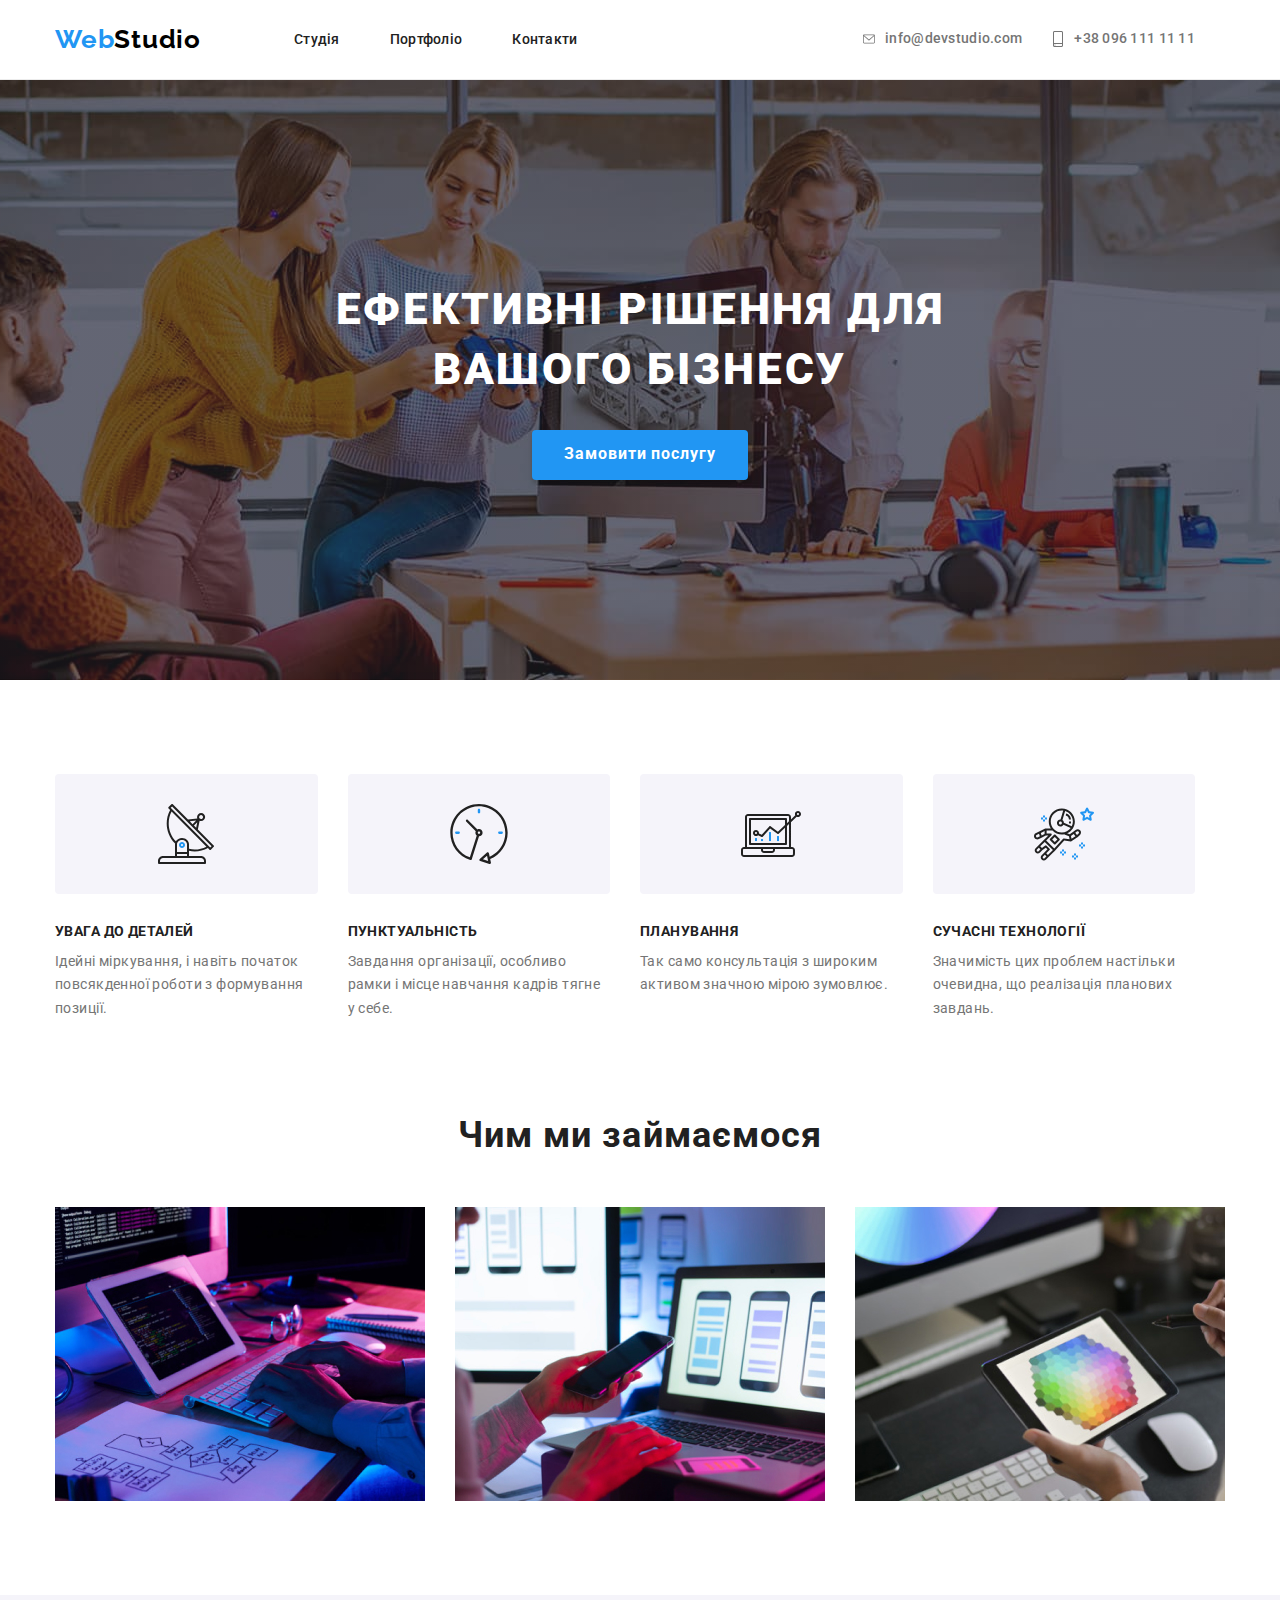
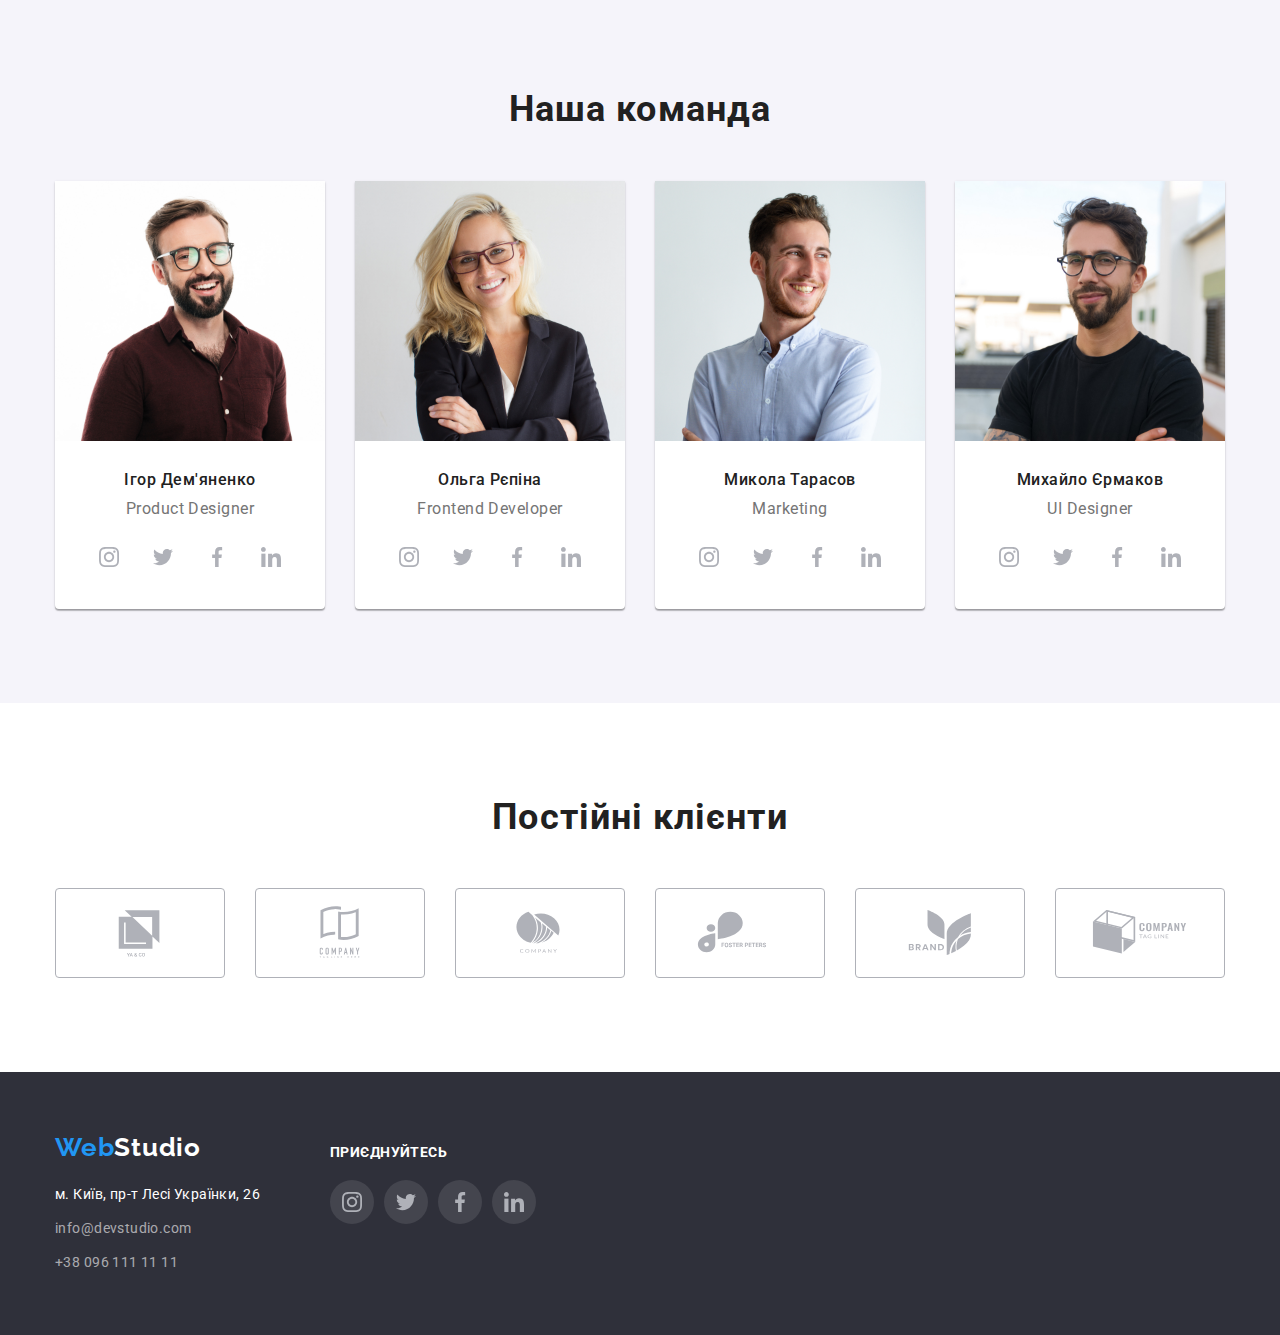
<file: index.html>
<!DOCTYPE html>
<html lang="uk">
<head>
  <meta charset="UTF-8">
  <meta http-equiv="X-UA-Compatible" content="IE=edge">
  <meta name="viewport" content="width=device-width, initial-scale=1.0">
  <title>WebStudio</title>
  <link rel="stylesheet" href="https://cdnjs.cloudflare.com/ajax/libs/modern-normalize/1.1.0/modern-normalize.min.css" integrity="sha512-wpPYUAdjBVSE4KJnH1VR1HeZfpl1ub8YT/NKx4PuQ5NmX2tKuGu6U/JRp5y+Y8XG2tV+wKQpNHVUX03MfMFn9Q==" crossorigin="anonymous" referrerpolicy="no-referrer" />
  <link rel="stylesheet" href="./css/reset.css"/>
  <link rel="stylesheet" href="./css/styles.css"/>
  <link rel="preconnect" href="https://fonts.googleapis.com"> 
  <link rel="preconnect" href="https://fonts.gstatic.com" crossorigin> 
  <link href="https://fonts.googleapis.com/css2?family=Raleway:wght@700&family=Roboto:wght@400;500;700;900&display=swap" 
  rel="stylesheet">
</head>

<body>
  <header class="header"> 
    <div class="container">
        <a class="header-logo" href="./index.html">Web<span>Studio</span></a>  
        <nav class="header-nav"> 
          <ul class="list header-list" >
            <li class="header-item"><a href="./index.html" class="link header-link">Cтудія</a></li>
            <li class="header-item"><a href="./portfolio.html" class="link header-link" >Портфоліо</a></li>
            <li class="header-item"><a href="#" class="link header-link" >Контакти</a></li>
          </ul>
        </nav>
      <div class="header-connect">
        <div class="header-connect-type">
          <a class="header-mail link" href="mailto:">
            <svg class="header-icon" width="12px" height="12px" >
              <use href="./images/icomoon/symbol-defs-2.svg#icon-envelope-hover"></use>
            </svg>info@devstudio.com
          </a>
        </div>
        <div class="header-connect-type">
          <a class="header-tel link" href="tel:+380961111111" >
            <svg class="header-icon" width="12px"  height="16px" >
              <use href="./images/icomoon/symbol-defs-2.svg#icon-smartphone"></use>
            </svg>+38 096 111 11 11
          </a> 
        </div>
      </div>
    </div>
  </header> 

  <main>
    <section class="main">
      <div class="container main-content">
        <h1 class="main-text" lang="uk">Ефективні рішення для вашого бізнесу</h1>
        <button class="main-btn" type="button">Замовити послугу</button>
      </div>
    </section>
  
    <section class="pre-hero">
      <div class="container">
      <ul class="list hero-list">
        <li class="hero-item">
          <div class="hero-item-header">
            <svg class="hero-icon"  height="70" >
            <use href="./images/icomoon/symbol-defs-2.svg#icon-antenna-1"></use>
            </svg>
          </div>
          <p class="title">УВАГА ДО ДЕТАЛЕЙ</p>
          <p class="hero-text">Ідейні міркування, і навіть початок повсякденної роботи з формування позиції.</p>
        </li>
        <li class="hero-item">
          <div class="hero-item-header">
            <svg class="hero-icon"  height="70" >
            <use href="./images/icomoon/symbol-defs-2.svg#icon-clock-1"></use>
            </svg>
          </div>
          <p class="title">ПУНКТУАЛЬНІСТЬ</p>
          <p class="hero-text">Завдання організації, особливо рамки і місце навчання кадрів тягне у себе.</p>
        </li>
        <li class="hero-item">
          <div class="hero-item-header">
            <svg class="hero-icon"  height="70" >
            <use href="./images/icomoon/symbol-defs-2.svg#icon-diagram-1"></use>
            </svg>
          </div>
          <p class="title">ПЛАНУВАННЯ</p>
          <p class="hero-text">Так само консультація з широким активом значною мірою зумовлює.</p>
        </li>
        <li class="hero-item">
          <div class="hero-item-header">
            <svg class="hero-icon"  height="70" >
            <use href="./images/icomoon/symbol-defs-2.svg#icon-astronaut-1"></use>
            </svg>
          </div>
          <p class="title">СУЧАСНІ ТЕХНОЛОГІЇ</p>
          <p class="hero-text">Значимість цих проблем настільки очевидна, що реалізація планових завдань.</p>
        </li>
      </div>
      </ul>
    </section>
    <section class="hero">
      <div class="container">
        <h2 class="hero-subtitle">Чим ми займаємося</h2>
        
        <ul class="list about-work" >
          <li class="work"><img src="./images/img.jpg" alt="процес кодингу" width="370"></li>
          <li class="work"><img src="./images/img-2.jpg" alt="пошук в телефоні"  width="370"></li>
          <li class="work"><img src="./images/img-3.jpg" alt="дизайн"  width="370"> </li>
        </ul>
      </div>
    </section>

    <section class="our-team">
      <div class="container">
      <h2 class="hero-subtitle-2">Наша команда</h2>
      <ul class="list about-team" >
      <li class="team">
          <img src="./images/img-4.jpg" alt="учасники команди" height="260">
            <div class="figcaption">
            <h3 class="team-name">Ігор Дем'яненко </h3>
            <p class="name">Product Designer</p>
            <ul class="masters-soc-list list">
              <li class="masters-soc-item">
                <a href="" class="masters-soc-link link">
                  <svg class="masters-soc-icon" width="20" height="20" >
                    <use href="./images/icomoon/symbol-defs.svg#icon-instagram-2"></use>
                  </svg>
                </a>
              </li>
              <li class="masters-soc-item">
                <a href="" class="masters-soc-link link">
                  <svg class="masters-soc-icon" width="20" height="20" >
                    <use href="./images/icomoon/symbol-defs.svg#icon-twitter-1"></use>
                  </svg>
                </a>
              </li>
              <li class="masters-soc-item">
                <a href="" class="masters-soc-link link">
                  <svg class="masters-soc-icon" width="20" height="20" >
                    <use href="./images/icomoon/symbol-defs.svg#icon-facebook-1"></use>
                  </svg>
                </a>
              </li>
              <li class="masters-soc-item">
                <a href="" class="masters-soc-link link">
                  <svg class="masters-soc-icon" width="20" height="20" >
                    <use href="./images/icomoon/symbol-defs.svg#icon-linkedin-1"></use>
                  </svg>
                </a>
              </li>
            </ul>
            </div>
      </li>
      <li class="team">
          <img src="./images/img-5.jpg" alt="учасники команди" height="260">
            <div class="figcaption">
            <h3 class="team-name">Ольга Рєпіна </h3>
            <p class="name">Frontend Developer</p>
            <ul class="masters-soc-list list">
              <li class="masters-soc-item">
                <a href="" class="masters-soc-link link">
                  <svg class="masters-soc-icon" width="20" height="20" >
                    <use href="./images/icomoon/symbol-defs.svg#icon-instagram-2"></use>
                  </svg>
                </a>
              </li>
              <li class="masters-soc-item">
                <a href="" class="masters-soc-link link">
                  <svg class="masters-soc-icon" width="20" height="20" >
                    <use href="./images/icomoon/symbol-defs.svg#icon-twitter-1"></use>
                  </svg>
                </a>
              </li>
              <li class="masters-soc-item">
                <a href="" class="masters-soc-link link">
                  <svg class="masters-soc-icon" width="20" height="20" >
                    <use href="./images/icomoon/symbol-defs.svg#icon-facebook-1"></use>
                  </svg>
                </a>
              </li>
              <li class="masters-soc-item">
                <a href="" class="masters-soc-link link">
                  <svg class="masters-soc-icon" width="20" height="20" >
                    <use href="./images/icomoon/symbol-defs.svg#icon-linkedin-1"></use>
                  </svg>
                </a>
              </li>
            </ul>
            </div>
      </li>
      <li class="team">
          <img src="./images/img-6.jpg" alt="учасники команди" height="260">
            <div class="figcaption">
            <h3 class="team-name">Микола Тарасов </h3>
            <p class="name">Marketing</p>
            <ul class="masters-soc-list list">
              <li class="masters-soc-item">
                <a href="" class="masters-soc-link link">
                  <svg class="masters-soc-icon" width="20" height="20" >
                    <use href="./images/icomoon/symbol-defs.svg#icon-instagram-2"></use>
                  </svg>
                </a>
              </li>
              <li class="masters-soc-item">
                <a href="" class="masters-soc-link link">
                  <svg class="masters-soc-icon" width="20" height="20" >
                    <use href="./images/icomoon/symbol-defs.svg#icon-twitter-1"></use>
                  </svg>
                </a>
              </li>
              <li class="masters-soc-item">
                <a href="" class="masters-soc-link link">
                  <svg class="masters-soc-icon" width="20" height="20" >
                    <use href="./images/icomoon/symbol-defs.svg#icon-facebook-1"></use>
                  </svg>
                </a>
              </li>
              <li class="masters-soc-item">
                <a href="" class="masters-soc-link link">
                  <svg class="masters-soc-icon" width="20" height="20" >
                    <use href="./images/icomoon/symbol-defs.svg#icon-linkedin-1"></use>
                  </svg>
                </a>
              </li>
            </ul>
            </div>
      </li>
      <li class="team">
          <img src="./images/img-7.jpg" alt="учасники команди" height="260">
          <div class= "figcaption">
            <h3 class="team-name">Михайло Єрмаков </h3>
            <p class="name">UI Designer</p>
            <ul class="masters-soc-list list">
              <li class="masters-soc-item">
                <a href="" class="masters-soc-link link">
                  <svg class="masters-soc-icon" width="20" height="20" >
                    <use href="./images/icomoon/symbol-defs.svg#icon-instagram-2"></use>
                  </svg>
                </a>
              </li>
              <li class="masters-soc-item">
                <a href="" class="masters-soc-link link">
                  <svg class="masters-soc-icon" width="20" height="20" >
                    <use href="./images/icomoon/symbol-defs.svg#icon-twitter-1"></use>
                  </svg>
                </a>
              </li>
              <li class="masters-soc-item">
                <a href="" class="masters-soc-link link">
                  <svg class="masters-soc-icon" width="20" height="20" >
                    <use href="./images/icomoon/symbol-defs.svg#icon-facebook-1"></use>
                  </svg>
                </a>
              </li>
              <li class="masters-soc-item">
                <a href="" class="masters-soc-link link">
                  <svg class="masters-soc-icon" width="20" height="20" >
                    <use href="./images/icomoon/symbol-defs.svg#icon-linkedin-1"></use>
                  </svg>
                </a>
              </li>
            </ul>
          </div>
      </li>      
      </ul>
    </div>
    </section>
  </main>

  <section class="clients">
    <div class="container">
      <h2 class="hero-subtitle-3">Постійні клієнти</h2>
      <ul class="clients-list list">
        <li class="clients-list-name">
            <a class="clients-list-name-link" href="">
              <svg class="hero-icon">
              <use href="./images/icomoon/symbol-defs-2.svg#icon-Logo"></use>
              </svg>
            </a>
        </li>
        <li class="clients-list-name">
          <a class="clients-list-name-link" href="">
            <svg class="hero-icon">
              <use href="./images/icomoon/symbol-defs-2.svg#icon-Logo-2"></use>
              </svg>
          </a>
        </li>
        <li class="clients-list-name">
          <a class="clients-list-name-link" href="">
            <svg class="hero-icon">
            <use href="./images/icomoon/symbol-defs-2.svg#icon-Logo-3"></use>
            </svg>
          </a>
        </li>
        <li class="clients-list-name">
          <a class="clients-list-name-link" href="">
            <svg class="hero-icon">
            <use href="./images/icomoon/symbol-defs-2.svg#icon-Logo-4"></use>
            </svg>
          </a>
        </li>
        <li class="clients-list-name">
          <a class="clients-list-name-link" href="">
            <svg class="hero-icon">
            <use href="./images/icomoon/symbol-defs-2.svg#icon-Logo-5"></use>
            </svg>
          </a>
        </li>
        <li class="clients-list-name">
          <a class="clients-list-name-link" href="">
            <svg class="hero-icon">
            <use href="./images/icomoon/symbol-defs-2.svg#icon-Logo-6"></use>
            </svg>
          </a>
        </li>
      </ul>
    </div>
  </section>

  <footer class="contacts">
    <div class="container">
      <div class="footer-contacts">
        <a class="footer-logo" href="./index.html">Web<span>Studio</span></a>  
        <ul class="list contacts-list">
          <li class="contacts-item"> <address class="contacts-item-address">м. Київ, пр-т Лесі Українки, 26</address></li>
          <li class="contacts-item"><a class="footer-mail link" href="mailto:info@devstudio.com" >info@devstudio.com</a></li>
          <li class="contacts-item"><a class="footer-tel link" href="tel:+380961111111" >+38 096 111 11 11</a></li>
        </ul>
      </div>
    <div class="footer-social">
      <h4 class="footer-social-title">Приєднуйтесь</h4>
      <ul class="masters-soc-list list">
        <li class="masters-soc-item">
          <a href="" class="masters-soc-link link">
            <svg class="masters-soc-icon" width="20" height="20" >
              <use href="./images/icomoon/symbol-defs.svg#icon-instagram-2"></use>
            </svg>
          </a>
        </li>
        <li class="masters-soc-item">
          <a href="" class="masters-soc-link link">
            <svg class="masters-soc-icon" width="20" height="20" >
              <use href="./images/icomoon/symbol-defs.svg#icon-twitter-1"></use>
            </svg>
          </a>
        </li>
        <li class="masters-soc-item">
          <a href="" class="masters-soc-link link">
            <svg class="masters-soc-icon" width="20" height="20" >
              <use href="./images/icomoon/symbol-defs.svg#icon-facebook-1"></use>
            </svg>
          </a>
        </li>
        <li class="masters-soc-item">
          <a href="" class="masters-soc-link link">
            <svg class="masters-soc-icon" width="20" height="20" >
              <use href="./images/icomoon/symbol-defs.svg#icon-linkedin-1"></use>
            </svg>
          </a>
        </li>
      </ul>
    </div>
  </div>
  </footer>
</body>
</html>
</file>
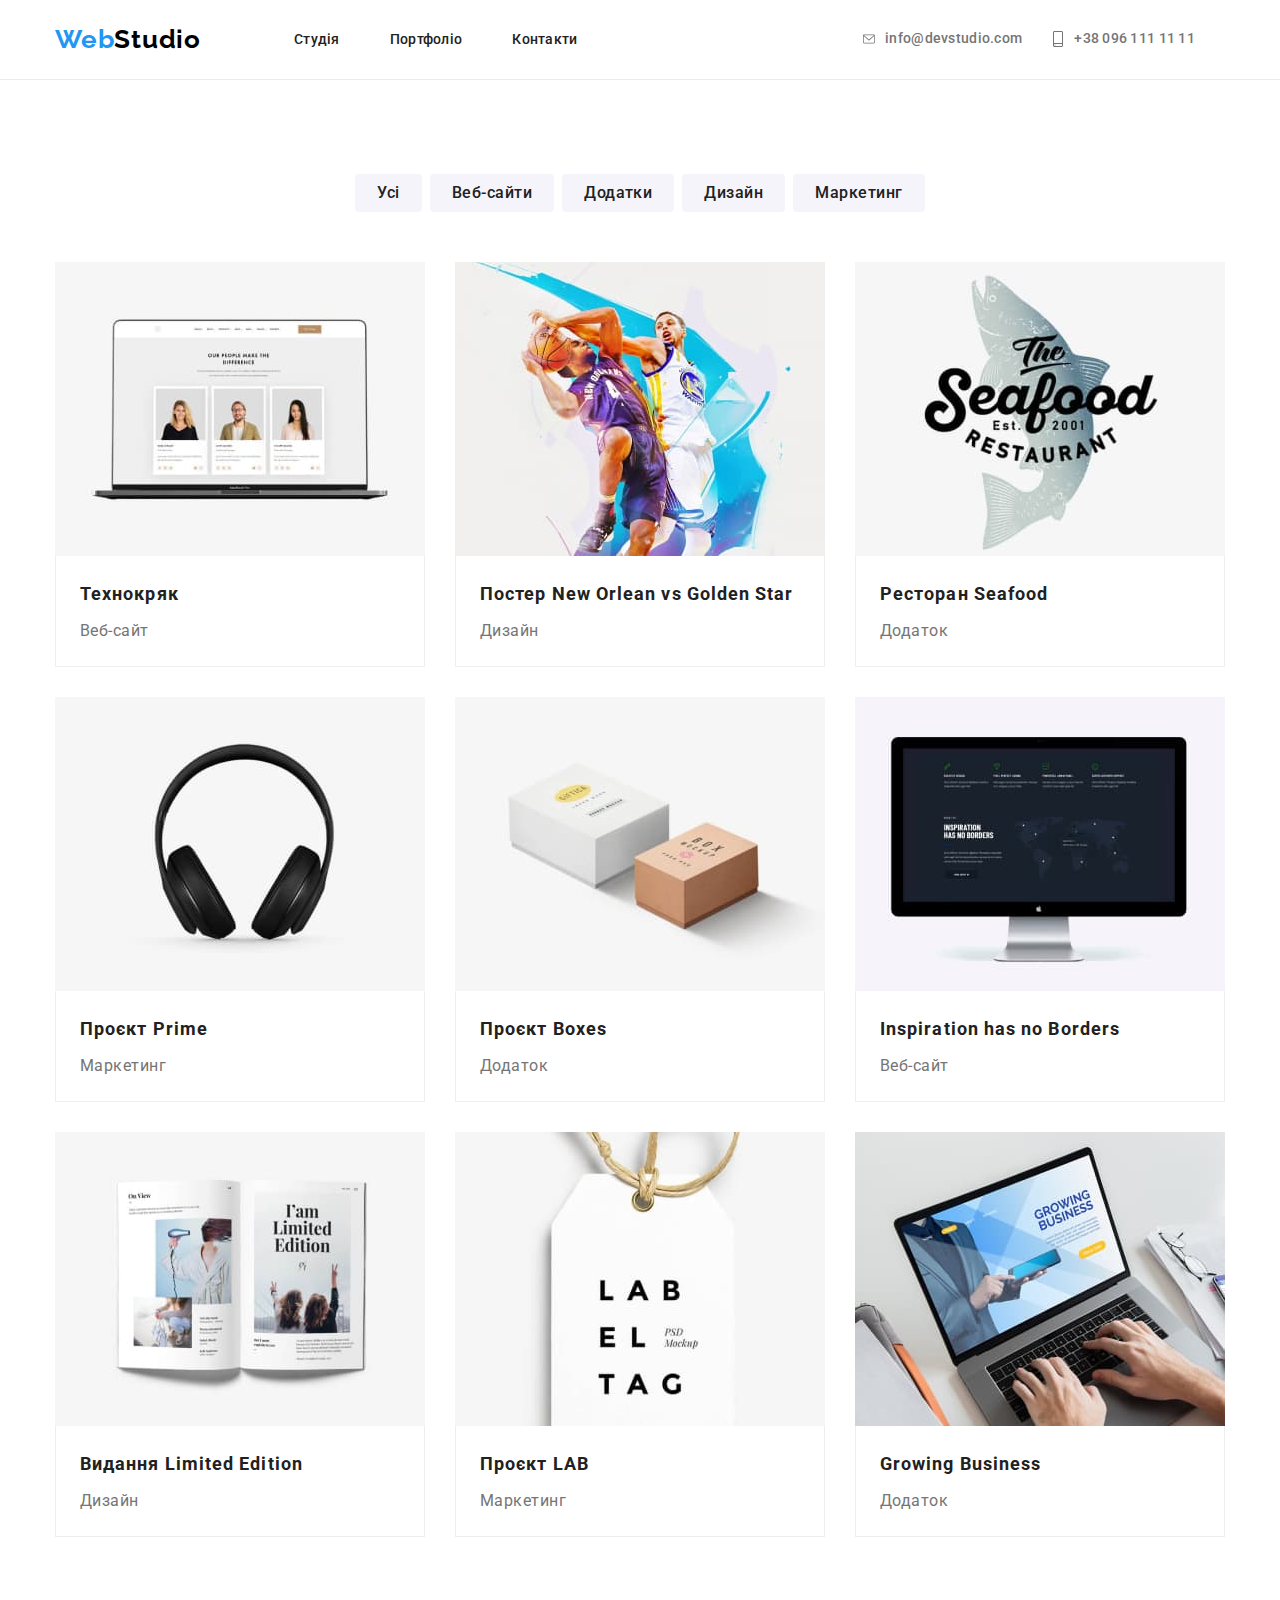
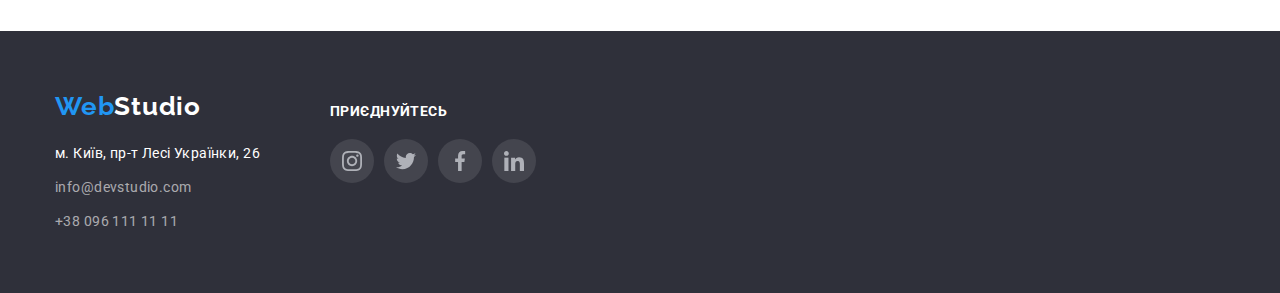
<file: portfolio.html>
<!DOCTYPE html>
<html lang="en">
<head>
  <meta charset="UTF-8">
  <meta http-equiv="X-UA-Compatible" content="IE=edge">
  <meta name="viewport" content="width=device-width, initial-scale=1.0">
  <title>Portfolio</title>
  <link rel="stylesheet" href="./css/reset.css"/>
  <link rel="stylesheet" href="./css/styles.css"/>
  <link rel="preconnect" href="https://fonts.googleapis.com"> 
  <link rel="preconnect" href="https://fonts.gstatic.com" crossorigin> 
  <link href="https://fonts.googleapis.com/css2?family=Raleway:wght@700&family=Roboto:wght@400;500;700;900&display=swap" 
  rel="stylesheet">
</head>
  <body>
    <header class="header"> 
      <div class="container">
          <a class="header-logo" href="./index.html">Web<span>Studio</span></a>  
          <nav class="header-nav"> 
            <ul class="list header-list" >
              <li class="header-item"><a href="./index.html" class="link header-link">Cтудія</a></li>
              <li class="header-item"><a href="./portfolio.html" class="link header-link" >Портфоліо</a></li>
              <li class="header-item"><a href="#" class="link header-link" >Контакти</a></li>
            </ul>
          </nav>
          <div class="header-connect">
            <div class="header-connect-type">
              <a class="header-mail link" href="mailto:">
                <svg class="header-icon" width="12px" height="12px" >
                  <use href="./images/icomoon/symbol-defs-2.svg#icon-envelope-hover"></use>
                </svg>info@devstudio.com
              </a>
            </div>
            <div class="header-connect-type">
              <a class="header-tel link" href="tel:+380961111111" >
                <svg class="header-icon" width="12px"  height="16px" >
                  <use href="./images/icomoon/symbol-defs-2.svg#icon-smartphone"></use>
                </svg>+38 096 111 11 11
              </a> 
            </div>
          </div>
      </div>
    </header> 

    <main class="section">
      <section class="gallery" >
        <div class="container">
          <ul class="list menu">
            <li class="menu-main"><button class="menu-btn" type="button">Усі</button></li>
            <li class="menu-main"><button class="menu-btn" type="button">Веб-сайти</button></li>
            <li class="menu-main"><button class="menu-btn" type="button">Додатки</button></li>
            <li class="menu-main"><button class="menu-btn" type="button">Дизайн</button></li>
            <li class="menu-main"><button class="menu-btn" type="button">Маркетинг</button></li>
          </ul>
        
        <ul class="list items">
          <li class="card">
              <img class="card-img" src="./images/img-8-2.jpg" alt="зображення людей" width="370" >
                <div class="headline">
                  <h3 class="card-title">Технокряк</h3>
                  <p class="card-subtitle">Веб-сайт</p>
                </div>
          </li>
          <li class="card">
              <img class="card-img" src="./images/img-9-2.jpg" alt="баскетболисти" width="370">
                <div class="headline">
                  <h3 class="card-title">Постер New Orlean vs Golden Star</h3>
                  <p class="card-subtitle">Дизайн</p>
              </div>
          </li>
          <li class="card">
              <img class="card-img" src="./images/img-10-2.jpg" alt="вивіска" width="370">
                <div class="headline">
                  <h3 class="card-title">Ресторан Seafood</h3>
                  <p class="card-subtitle">Додаток</p>
                </div>
          </li>
          <li class="card">
              <img class="card-img" src="./images/img-11-2.jpg" alt="навушники" width="370">
                <div class="headline">
                  <h3 class="card-title">Проєкт Prime</h3>
                  <p class="card-subtitle">Маркетинг</p>
                </div>
          </li>
          <li class="card">
              <img class="card-img" src="./images/img-12-2.jpg" alt="бокси" width="370">
                <div class="headline">
                  <h3 class="card-title">Проєкт Boxes</h3>
                  <p class="card-subtitle">Додаток</p>
                </div>
          </li>
          <li class="card">
              <img class="card-img" src="./images/img-13-2.jpg" alt="макбук" width="370">
                <div class="headline">
                  <h3 class="card-title">Inspiration has no Borders</h3>
                  <p class="card-subtitle">Веб-сайт</p>
                </div>
          </li>
          <li class="card">
              <img class="card-img" src="./images/img-14-2.jpg" alt="видання" width="370">
                <div class="headline">
                  <h3 class="card-title">Видання Limited Edition</h3>
                  <p class="card-subtitle">Дизайн</p>
                </div>
          </li>
          <li class="card">
              <img class="card-img" src="./images/img-15-2.jpg" alt="бірка" width="370">
                <div class="headline">
                  <h3 class="card-title">Проєкт LAB</h3>
                  <p class="card-subtitle">Маркетинг</p>
                </div>
          </li>
          <li class="card">
              <img class="card-img" src="./images/img-16-2.jpg" alt="ноут" width="370">
                <div class="headline">
                  <h3 class="card-title">Growing Business</h3>
                  <p class="card-subtitle">Додаток</p>
                </div>
          </li>
      </ul>
      </div>
    </section>
    </main>

    <footer class="contacts">
      <div class="container">
        <div class="footer-contacts">
        <a class="footer-logo" href="./portfolio.html">Web<span>Studio</span></a>  
        <ul class="list contacts-list">
          <li class="contacts-item" > <address class="contacts-item-address">м. Київ, пр-т Лесі Українки, 26</address></li>
          <li class="contacts-item"><a class="footer-mail link" href="mailto:info@devstudio.com" >info@devstudio.com</a></li>
          <li class="contacts-item"><a class="footer-tel link" href="tel:+380961111111" >+38 096 111 11 11</a></li>
        </ul>
        </div>
        <div class="footer-social">
          <h4 class="footer-social-title">Приєднуйтесь</h4>
          <ul class="masters-soc-list list">
            <li class="masters-soc-item">
              <a href="" class="masters-soc-link link">
                <svg class="masters-soc-icon" width="20" height="20" >
                  <use href="./images/icomoon/symbol-defs.svg#icon-instagram-2"></use>
                </svg>
              </a>
            </li>
            <li class="masters-soc-item">
              <a href="" class="masters-soc-link link">
                <svg class="masters-soc-icon" width="20" height="20" >
                  <use href="./images/icomoon/symbol-defs.svg#icon-twitter-1"></use>
                </svg>
              </a>
            </li>
            <li class="masters-soc-item">
              <a href="" class="masters-soc-link link">
                <svg class="masters-soc-icon" width="20" height="20" >
                  <use href="./images/icomoon/symbol-defs.svg#icon-facebook-1"></use>
                </svg>
              </a>
            </li>
            <li class="masters-soc-item">
              <a href="" class="masters-soc-link link">
                <svg class="masters-soc-icon" width="20" height="20" >
                  <use href="./images/icomoon/symbol-defs.svg#icon-linkedin-1"></use>
                </svg>
              </a>
            </li>
          </ul>
        </div>
      </div>
    </footer>
  </body>
</html>
</file>
<file: css/styles.css>
:root{
  --header-color: #212121;
  --title-color: #FFFFFF;
  --btn-color: #FFFFFF;
  --accent-color: #2196F3;
  --hero-item: #212121;
  --our-team: #F5F4FA;
  --color-75: #757575;
}

p, h1, h2, h3, h4, h5, h6{
  margin: 0;
}
ul,ol {
  margin: 0;
  padding-left: 0;
}
img{
  display: block;
}
body{
  margin: 0;
  font-family: 'Roboto', sans-serif;
  background-color: #FFFFFF;
}
.list{
  list-style: none;
}
.link{
  text-decoration: none;
}
.container{
  width: 1200px;
  padding-left: 15px;
  padding-right: 15px;
  margin: 0 auto;
  /* outline: 2px solid red; */

}
/* ----------------------header------------------- */
.header{
  padding-top: 24px;
  padding-bottom: 24px;
  border-bottom: 1px solid #ECECEC;

}

.header .container{
  display: flex;
  align-items: center;
}
.header-connect{
  margin-left: auto;
  
}
.header-item:not(:last-child){
  margin-right: 50px;
}

.header-logo{
  font-family: 'raleway', sans-serif ;
  font-weight: 700;
  font-size: 26px;
  line-height: 1.19;
  letter-spacing: 0.03em;
  color: #2196F3;
  margin-right: 93px;
}
 .header-logo > span{
  font-family: 'raleway', sans-serif ;
  font-weight: 700;
  font-size: 26px;
  line-height: 1.19;
  letter-spacing: 0.03em;
  color: #000000;;
}

.header-list{
  display: flex;
}

.header-link{
  font-weight: 500;
  font-size: 14px;
  line-height: 1.14;
  letter-spacing: 0.02em;
  color: var(--header-color);
}
.header-link:hover{
  color: var(--accent-color);
}
.header-link:focus{
  color: var(--accent-color);
}
.header-mail,.header-tel {
  font-weight: 500;
  font-size: 14px;
  line-height: 1.14;
  letter-spacing: 0.02em;
  color: var(--color-75);
}

.header-mail:hover{
  color: var(--accent-color);
}
/*.header-tel{
font-weight: 500;
font-size: 14px;
line-height: 1.14;
letter-spacing: 0.02em;
color: #757575;
}*/
.header-tel:hover{
  color: var(--accent-color);
} 
.header-connect{
  display: flex;
  flex-direction: row;
}
.header-connect-type{
  display: flex;
  flex-direction: row;
  align-items: center;
  margin-right:30px;
}
.header-connect-type .link{
  display: flex;
  flex-direction: row;
  align-items: center;

}

.header-icon{
  margin-right: 10px;
  fill: currentColor;
}

/* .header-icon{
  fill:  #757575;
} */

.header-connect-type:hover .link,
.header-connect-type .link:focus{
 color: #2196f3;
}
.header-connect-type:hover .header-icon
.header-connect-type:focus .header-icon{
  fill: #2196F3;
}





/* ----------------------main------------------- */
.main{
  background-image: 
    linear-gradient(to right,rgba(47, 48, 58, 0.4),rgba(47, 48, 58, 0.4)),
    url(../images/Img-17-2.jpg);
  background-repeat: no-repeat;
  background-position: center;
  background-size: cover;
  padding: 200px 0 ;
  
}
.main-content{
  display: flex;
  flex-direction: column;
  align-items: center;
  max-width:700px;
}

.main-text{
font-weight: 900;
font-size: 44px;
line-height: 1.36;
text-align: center;
letter-spacing: 0.06em;
text-transform: uppercase;

color: var(--title-color);
margin-bottom: 30px;
}
.main-btn{
  display: flex;
  align-items: center;
text-align: center;
font-family: inherit;
font-style: normal;
font-weight: 700;
font-size: 16px;
line-height: 1.8;

letter-spacing: 0.06em;
color: var(--btn-color);
padding: 10px 32px;
background-color: #2196F3;
height: 50px;
min-width: 216px;
background: #2196F3;
box-shadow: 0px 4px 4px rgba(0, 0, 0, 0.15);
border-radius: 4px;
border: none;

}
.main-btn:hover{
  background: #105fa0;

}
.main-btn:focus{
  color: var(--accent-color);
}
.main-btn{
  cursor: pointer;
}

/* ----------------------hero------------------- */
.pre-hero{
  padding-top:94px;
}
.hero{
  padding-top: 94px;
  padding-bottom: 94px;
}

.hero-item{
  width: 270px;
}
.hero-item-header{
  width: 100%;
  height: 120px;
  display: flex;
  justify-content: center;
  align-items: center;
  border-radius: 4px;
  background-color: #F5F4FA;
  margin-bottom: 30px;
}

.hero-list{
  display: flex;
}
.hero-item:not(last-child) {
  margin-right: 30px;
}

.hero-list > .hero-item >.title{
font-weight: 700;
font-size: 14px;
line-height: 1.14;
letter-spacing: 0.03em;
color: var(--hero-item);
margin-bottom: 10px;
}

.hero-list > .hero-item > .hero-text{
font-weight: 400;
font-size: 14px;
line-height: 1.71;
letter-spacing: 0.03em;

color: var(--color-75);
}
.hero-subtitle{
font-weight: 700;
font-size: 36px;
line-height: 1.16;
text-align: center;
letter-spacing: 0.03em;

color: #212121;
margin-bottom:50px;

}

.our-team {
  background-color: var(--our-team);
  padding: 94px 0;
}

.hero-subtitle-2{
font-weight: 700;
font-size: 36px;
line-height: 1.16;
text-align: center;
letter-spacing: 0.03em;

color: #212121;
margin-bottom:50px;

}
.about-team{
  display: flex;
  margin-left: -30px;

}
.team{
  flex-basis: calc(100% / 3 - 30px);
  margin-left: 30px;
  box-shadow: 0px 1px 3px rgba(0, 0, 0, 0.12), 0px 1px 1px rgba(0, 0, 0, 0.14), 0px 2px 1px rgba(0, 0, 0, 0.2);
border-radius: 0px 0px 4px 4px;
background-color: #FFFFFF;

}

/*.team + .team{
  margin-left: 30px;
}*/

.about-team > .team .team-name{
font-weight: 500;
font-size: 16px;
line-height: 1.18;
text-align: center;
letter-spacing: 0.03em;

color: #212121;

}
.about-team > .team .name{
font-weight: 400;
font-size: 16px;
line-height: 1.18;
text-align: center;
letter-spacing: 0.03em;

color: var(--color-75);

}

.team-name{
  margin-bottom: 10px;
}
.name{
  margin-bottom:16px;
}

.figcaption{
  padding: 30px;
}
/* ----------------------footer------------------- */
.contacts{
  background-color: #2F303A;
}
.contacts>.container{
  display: flex;
  flex-direction: row;
}

.contacts-item-address{
font-weight: 400;
font-size: 14px;
line-height: 1.7;
letter-spacing: 0.03em;
font-style: normal;
margin-bottom: 9px;

color: #FFFFFF;
}
.masters-soc-list{
  display: flex;
  justify-content: center;
}
.masters-soc-item + .masters-soc-item{
  margin-left: 10px;

}

.masters-soc-link{
  width: 44px;
  height: 44px;
  background-color: none;
  border-radius: 50% ;
  display: flex;
  align-items: center;
  justify-content: center;
  background: rgba(255, 255, 255, 0.1);
}
.masters-soc-link:hover,
.masters-soc-link:focus{
  background-color: #2196F3;
}
.masters-soc-link:hover > .masters-soc-icon,
.masters-soc-link:focus > .masters-soc-icon{
  fill: #ffffff;
}

.masters-soc-icon{
  /* fill:  #FFFFFF; */
  fill: #AFB1B8; 
}



.menu{
  margin-bottom: 50px;
  display: flex;
  justify-content: center;
  gap: 8px;
}

.menu-btn{
font-family: inherit;
font-style: normal;
font-weight: 500;
font-size: 16px;
line-height: 1.62;
text-align: center;
letter-spacing: 0.03em;
color: #212121;
background-color: #F5F4FA;
}

.menu-btn{
  padding: 6px 22px;
  border-radius: 4px;
  border: none;
}
.menu-btn:hover{
  color: #FFFFFF;
  background-color: #2196F3;
  box-shadow: 0px 3px 1px rgba(0, 0, 0, 0.1), 0px 1px 2px rgba(0, 0, 0, 0.08), 0px 2px 2px rgba(0, 0, 0, 0.12);
}
.menu-btn:focus{
  color: #FFFFFF;
  background-color: #2196F3;
  box-shadow: 0px 3px 1px rgba(0, 0, 0, 0.1), 0px 1px 2px rgba(0, 0, 0, 0.08), 0px 2px 2px rgba(0, 0, 0, 0.12);
}
.menu-btn{
  cursor: pointer;
}
.about-work{
  display: flex;
}
.work + .work{
  margin-left: 30px;
}

.card:hover{
  box-shadow: 0px 1px 1px rgba(0, 0, 0, 0.12), 0px 4px 4px rgba(0, 0, 0, 0.06), 1px 4px 6px rgba(0, 0, 0, 0.16);
}

.items{
  /* margin-top: 50px;
  margin-bottom: 94px; */
  display: flex;
  flex-wrap: wrap;
  /* gap:30px; */
  margin-left: -30px;
  margin-bottom: -30px; 

}
.card{
  width: calc(100% / 3 - 30px);
  margin-left: 30px;
  margin-bottom: 30px;
}

.card .card-title{
font-size: 18px;
line-height: 2;
letter-spacing: 0.06em;
color: #212121;
margin-bottom: 4px;
}
.card .card-subtitle{
font-size: 16px;
line-height: 1.88;
letter-spacing: 0.03em;

color: var(--color-75);
}
.section{
  background-color: #FFFFFF;;
}
.headline{
  padding-top: 30px;
  padding-bottom: 30px;
  
}
.clients{
  padding: 94px 0;
}
.hero-subtitle-3{
font-weight: 700;
font-size: 36px;
line-height: 1.16;
text-align: center;
letter-spacing: 0.03em;

color: #212121;
margin-bottom:50px;
}

.clients-list{
  display: flex;
  flex-direction: row;
  width: 100%;
  gap: 30px;
  
}

/* .clients-list-name{
  width: 100%;
  height: 90px;
  justify-content: center;
  border-radius: 4px;
  margin-bottom: 30px;
  border: 1px solid #AFB1B8;
  border-radius: 4px;
  display: flex;
  align-items: center;
} */

.clients-list-name{
  width: 100%;
}
.clients-list-name-link{
  width: 100%;
  height: 90px;
  justify-content: center;
  border-radius: 4px;
  /* background-color: #F5F4FA; */
  /* margin-bottom: 30px; */
  border: 1px solid #AFB1B8;
  border-radius: 4px;
  display: flex;
  align-items: center;

}

.hero-icon{
  width: 106px;
  height: 60px;
  fill: #AFB1B8;
}
.clients-list-name-link{
  justify-content: center;
}
.clients-list-name-link:hover,
.clients-list-name-link:focus{
 border-color: #2196f3;
}
.clients-list-name-link:hover > .hero-icon,
.clients-list-name-link:focus > .hero-icon{
  fill: #2196F3;
}


.footer-logo{
  font-family: 'raleway', sans-serif ;
  font-weight: 700;
  font-size: 26px;
  line-height: 1.19;
  letter-spacing: 0.03em;
  color: #2196F3;
  display: block;

  margin-bottom: 20px;
}

.footer-logo > span{
  font-family: 'raleway', sans-serif ;
  font-weight: 700;
  font-size: 26px;
  line-height: 1.19;
  letter-spacing: 0.03em;
  color: #FFFFFF;
}

.footer-mail,.footer-tel {
  font-weight: 400;
  font-size: 14px;
  line-height: 1.7;
  letter-spacing: 0.03em;
  color: rgba(255, 255, 255, 0.6);
}
.footer-mail{
  margin-bottom: 9px;
}


.footer-mail:hover{
  color: var(--accent-color);
}

.footer-tel:hover{
  color: var(--accent-color);
} 
.contacts{
  padding: 60px 0px;
}

.headline{
  /*margin-top: 20px;
  margin-bottom:4px ;*/
  padding:  20px 24px;
  border: 1px solid #EEEEEE;
  border-top: none;
}


.contacts-item{
  display: block;
  margin-bottom: 9px ;
}
.contacts-item:last-child {
  margin-bottom: 0;
}
.gallery{
  padding-top: 94px;
  padding-bottom: 94px;
}
.footer-social{
  display: flex;
  flex-direction: column;
  padding-top: 12px;
  margin-left: 70px;
}
.footer-social-title{
font-family: inherit;
font-style: normal;
font-size: 14px;
line-height: 16px;
letter-spacing: 0.03em;
text-transform: uppercase;
color: #FFFFFF;
margin-bottom: 20px;
}
</file>
